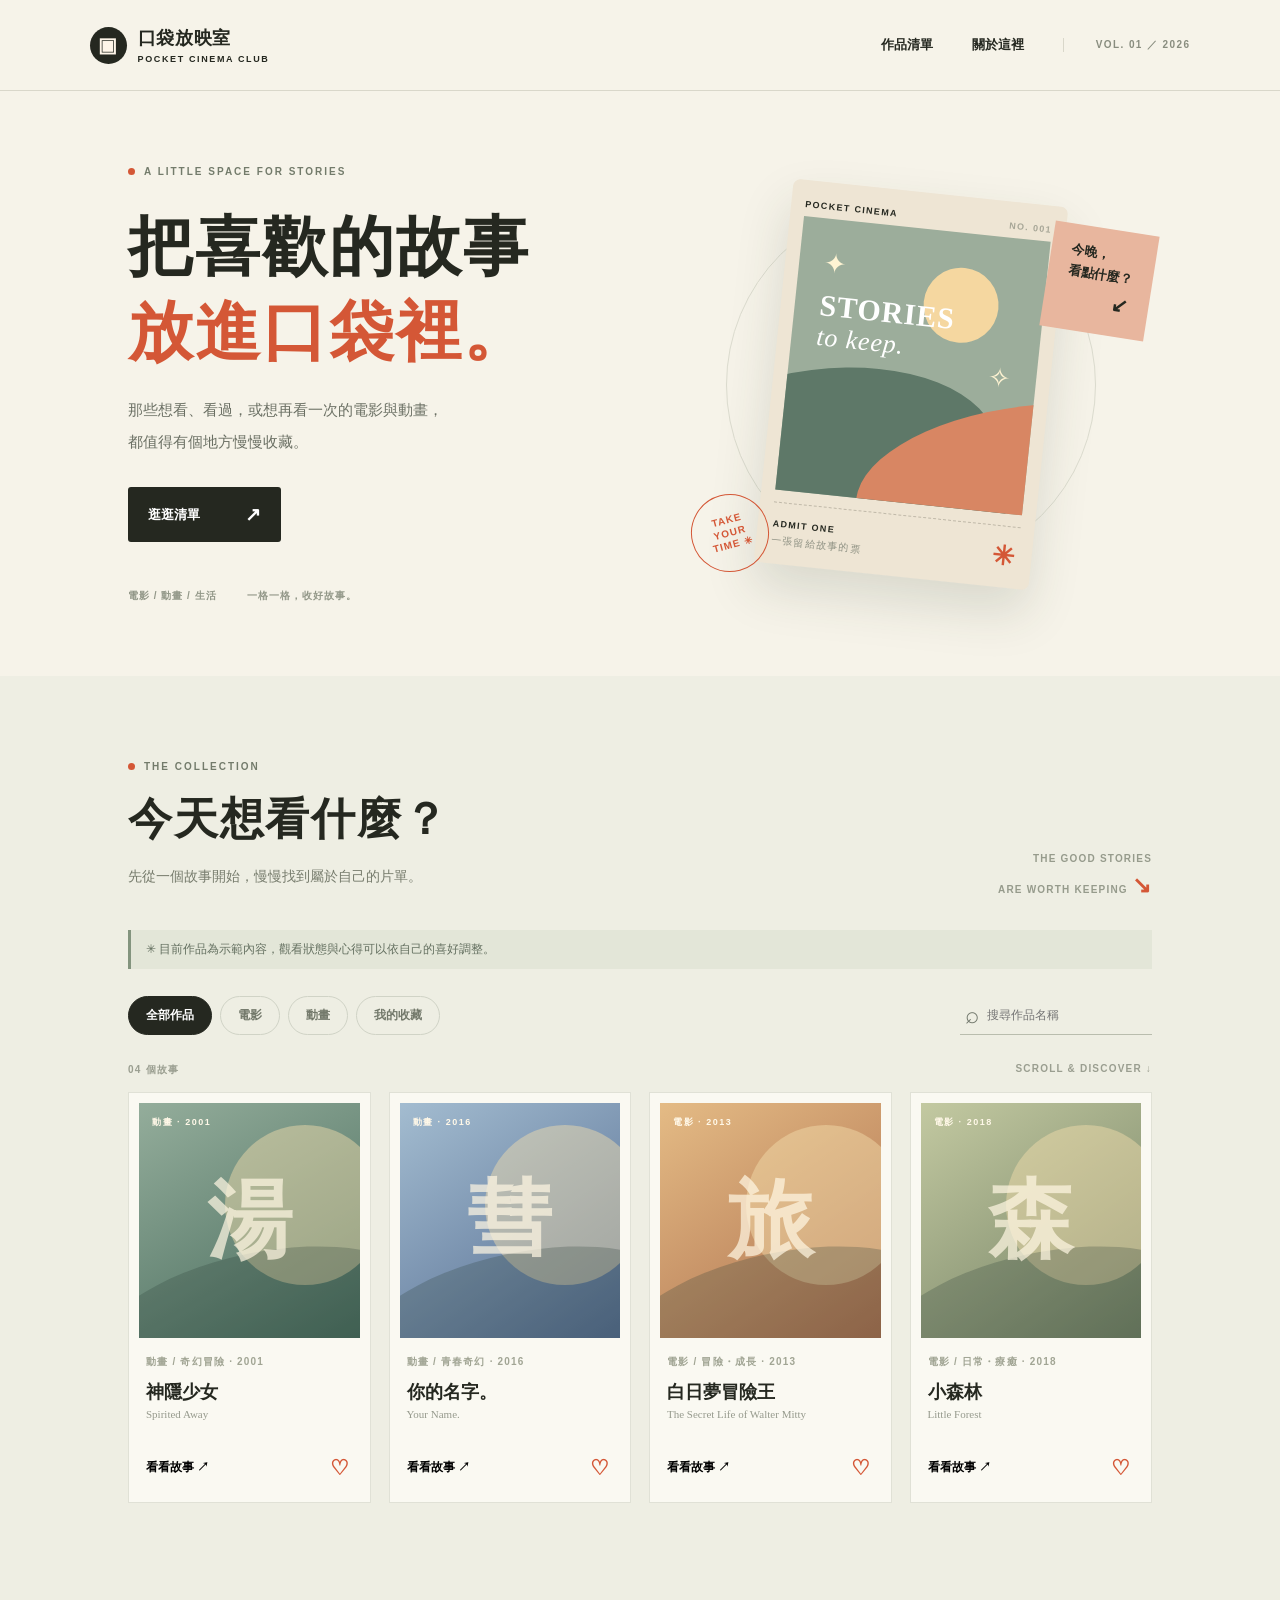
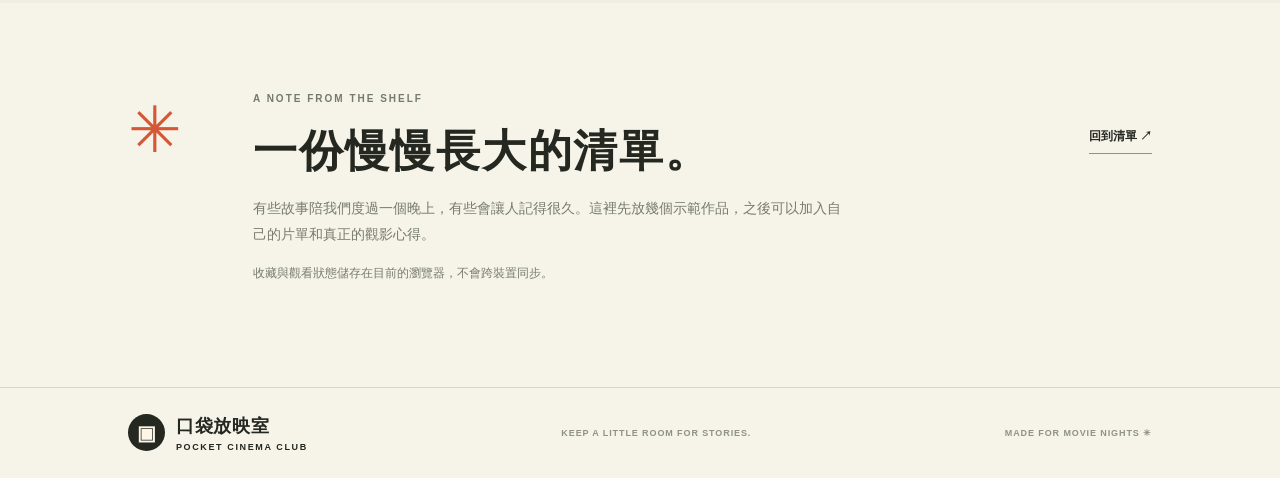
<file: index.html>
<!doctype html>
<html lang="zh-Hant"><head><meta charset="utf-8"><meta name="viewport" content="width=device-width, initial-scale=1"><meta name="description" content="一個收藏電影與動畫的口袋清單示範網站。"><title>口袋放映室｜電影與動畫清單</title><link rel="stylesheet" href="style.css"><script defer src="data.js"></script><script defer src="app.js"></script></head>
<body><header class="top"><a class="brand" href="#home" aria-label="口袋放映室首頁"><span class="mark">▣</span><span>口袋放映室<small>POCKET CINEMA CLUB</small></span></a><nav aria-label="主要導覽"><a href="#collection">作品清單</a><a href="#about">關於這裡</a><span class="issue">VOL. 01 ／ 2026</span></nav></header>
<main><section class="hero"><div class="hero-copy"><div class="eyebrow"><span class="dot"></span> A LITTLE SPACE FOR STORIES</div><h1>把喜歡的故事<br><em>放進口袋裡。</em></h1><p>那些想看、看過，或想再看一次的電影與動畫，<br class="desktop">都值得有個地方慢慢收藏。</p><a class="primary" href="#collection">逛逛清單 <span>↗</span></a><div class="hero-meta"><span>電影 / 動畫 / 生活</span><span>一格一格，收好故事。</span></div></div><div class="hero-art" aria-hidden="true"><div class="orbit"></div><div class="ticket"><div class="ticket-top">POCKET CINEMA <span>NO. 001</span></div><div class="ticket-art"><span class="sun"></span><span class="hill one"></span><span class="hill two"></span><span class="star s1">✦</span><span class="star s2">✧</span><div class="frame">STORIES<br><i>to keep.</i></div></div><div class="ticket-bottom"><div>ADMIT ONE<small>一張留給故事的票</small></div><b>✳</b></div></div><div class="float-note">今晚，<br>看點什麼？<span>↙</span></div><div class="stamp">TAKE<br>YOUR<br>TIME ✳</div></div></section>
<section class="collection" id="collection"><div class="section-top"><div><div class="eyebrow"><span class="dot"></span> THE COLLECTION</div><h2>今天想看什麼？</h2><p>先從一個故事開始，慢慢找到屬於自己的片單。</p></div><div class="section-side">THE GOOD STORIES<br>ARE WORTH KEEPING <span>↘</span></div></div><div class="demo-note">✳ 目前作品為示範內容，觀看狀態與心得可以依自己的喜好調整。</div><div class="toolbar"><div class="filters" role="group" aria-label="篩選作品"><button class="filter active" data-filter="全部" aria-pressed="true">全部作品</button><button class="filter" data-filter="電影" aria-pressed="false">電影</button><button class="filter" data-filter="動畫" aria-pressed="false">動畫</button><button class="filter" data-filter="收藏" aria-pressed="false">我的收藏</button></div><label class="search"><span aria-hidden="true">⌕</span><input id="search" type="search" placeholder="搜尋作品名稱" aria-label="搜尋作品名稱"></label></div><div class="list-meta"><span id="result-count"></span><span>SCROLL & DISCOVER ↓</span></div><div class="grid" id="grid"></div><p class="empty" id="empty" hidden>目前找不到符合的作品，換個關鍵字試試看。</p></section>
<section class="about" id="about"><div class="about-symbol">✳</div><div><div class="eyebrow">A NOTE FROM THE SHELF</div><h2>一份慢慢長大的清單。</h2><p>有些故事陪我們度過一個晚上，有些會讓人記得很久。這裡先放幾個示範作品，之後可以加入自己的片單和真正的觀影心得。</p><p class="privacy">收藏與觀看狀態儲存在目前的瀏覽器，不會跨裝置同步。</p></div><a href="#collection" class="back-link">回到清單 ↗</a></section></main><footer><div class="brand foot-brand"><span class="mark">▣</span><span>口袋放映室<small>POCKET CINEMA CLUB</small></span></div><span>KEEP A LITTLE ROOM FOR STORIES.</span><span>MADE FOR MOVIE NIGHTS ✳</span></footer>
<dialog id="detail"><button class="close" id="close-detail" aria-label="關閉作品詳細資料">✕</button><div id="detail-body"></div></dialog></body></html>
</file>
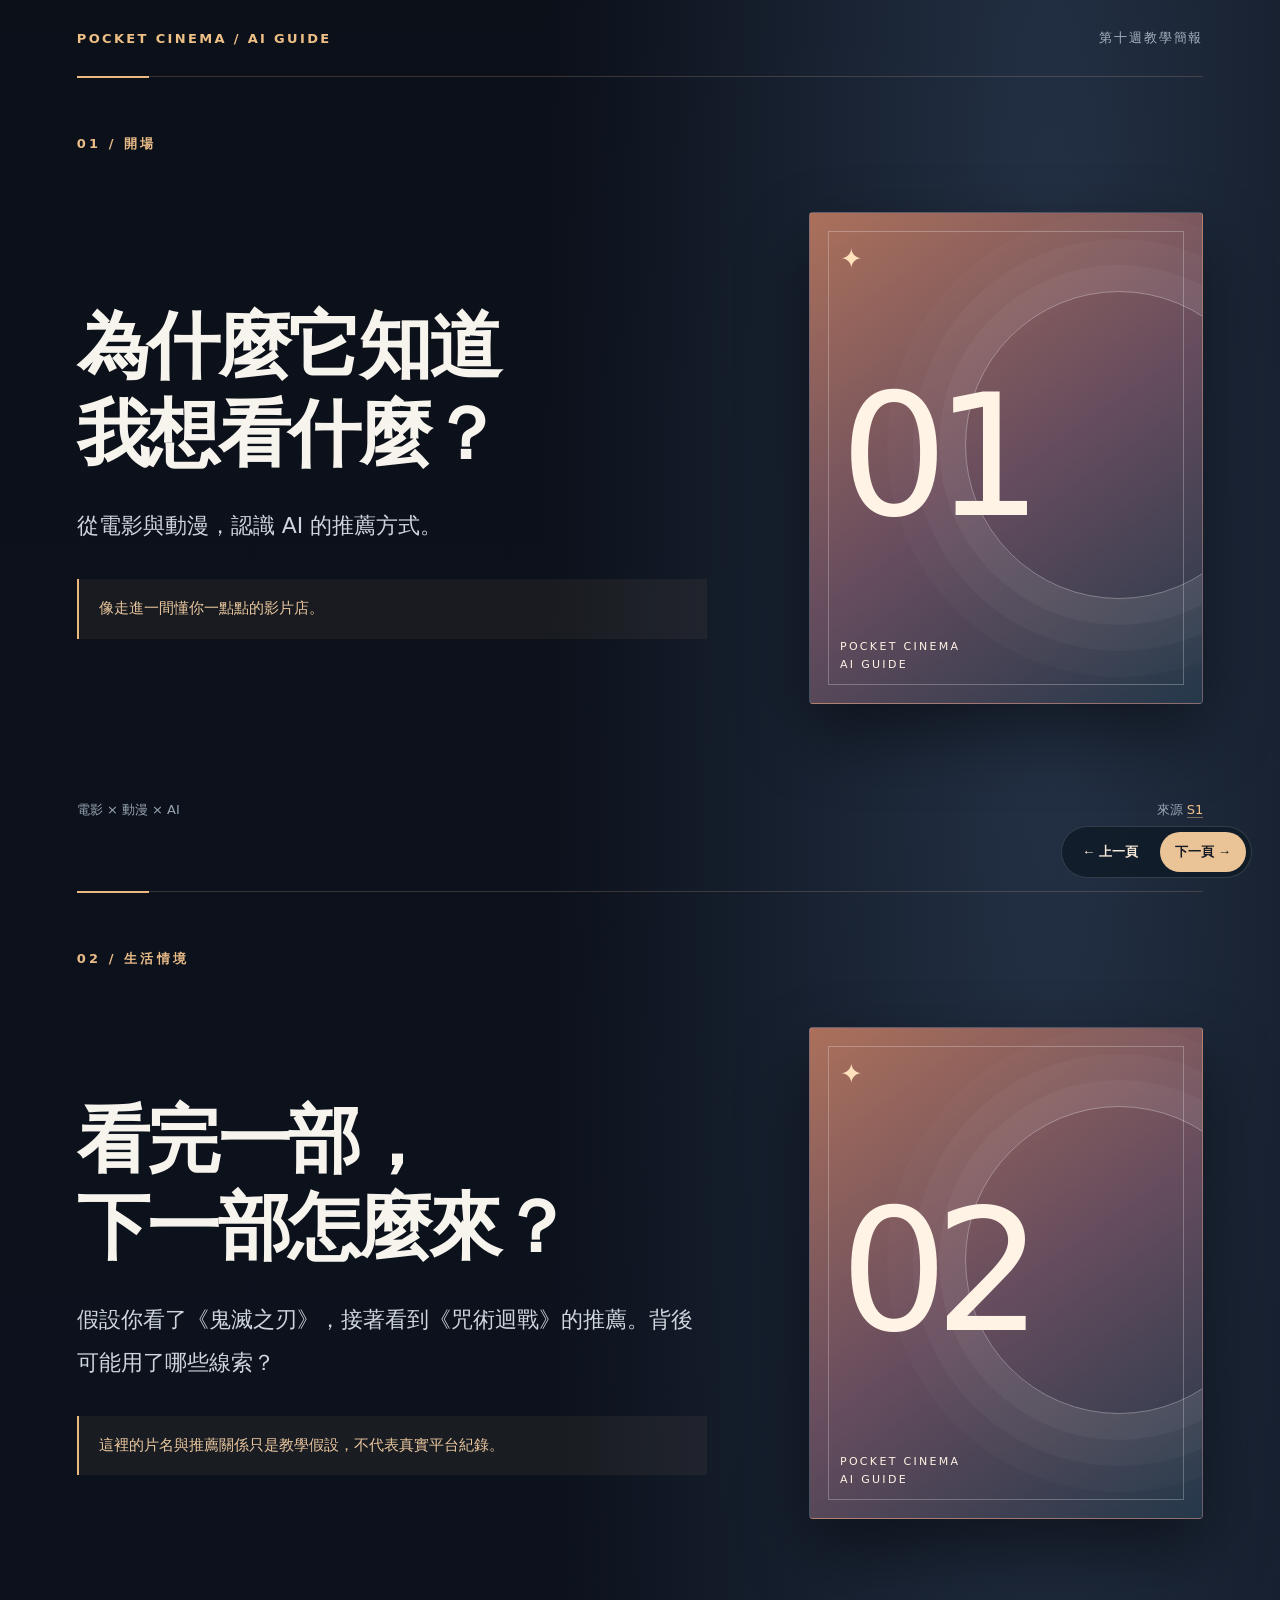
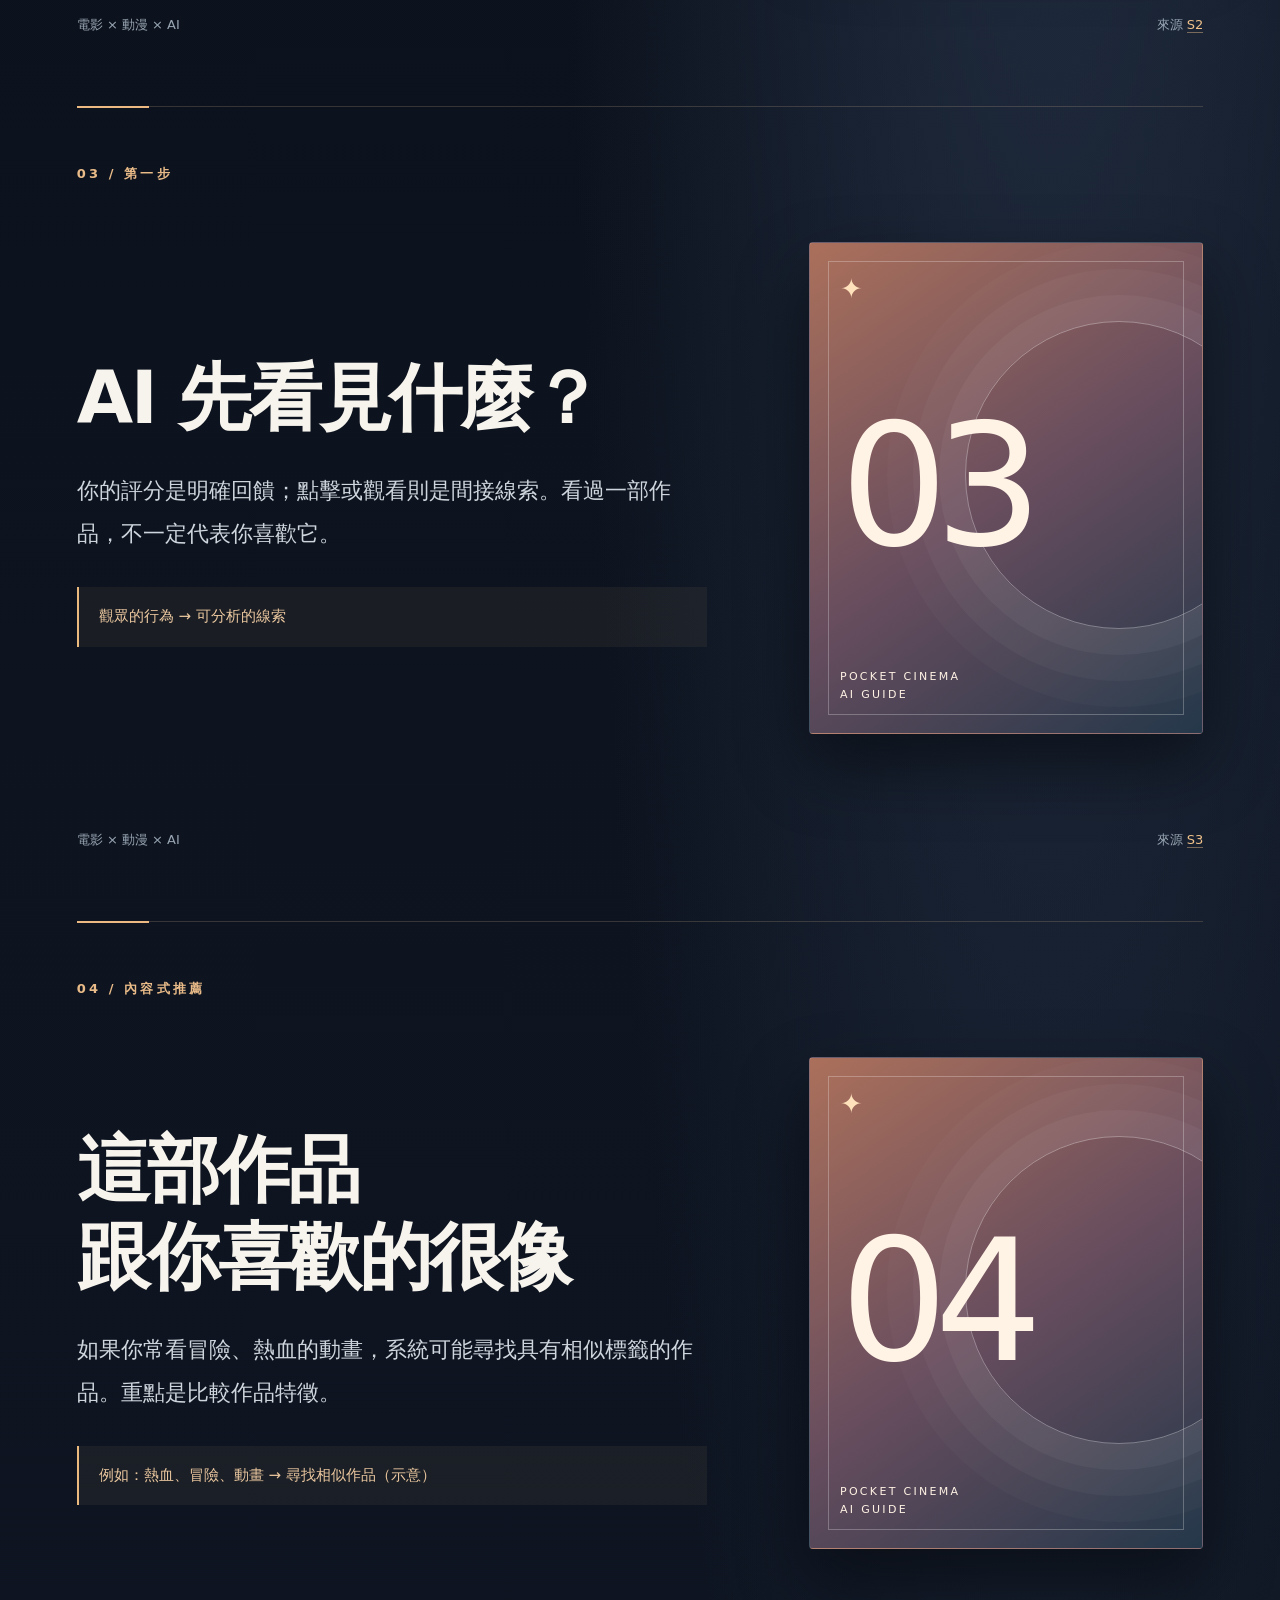
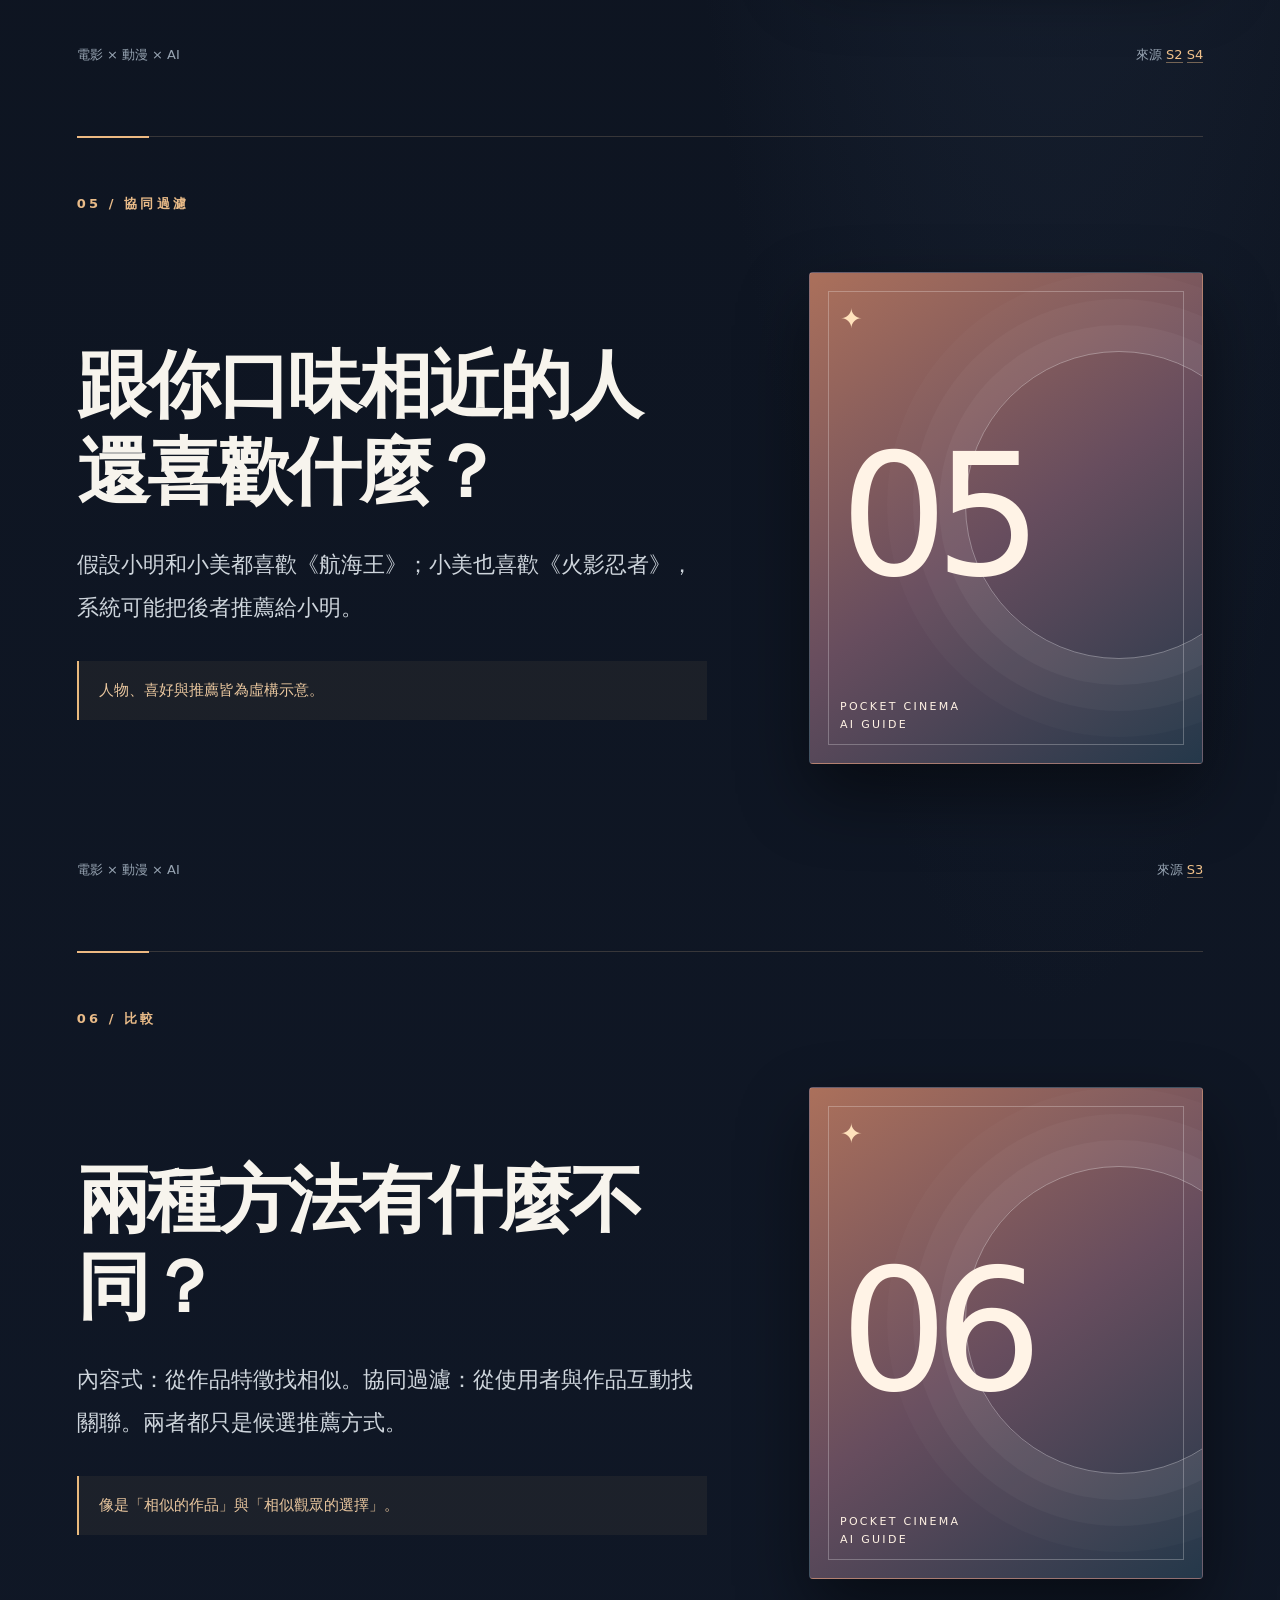
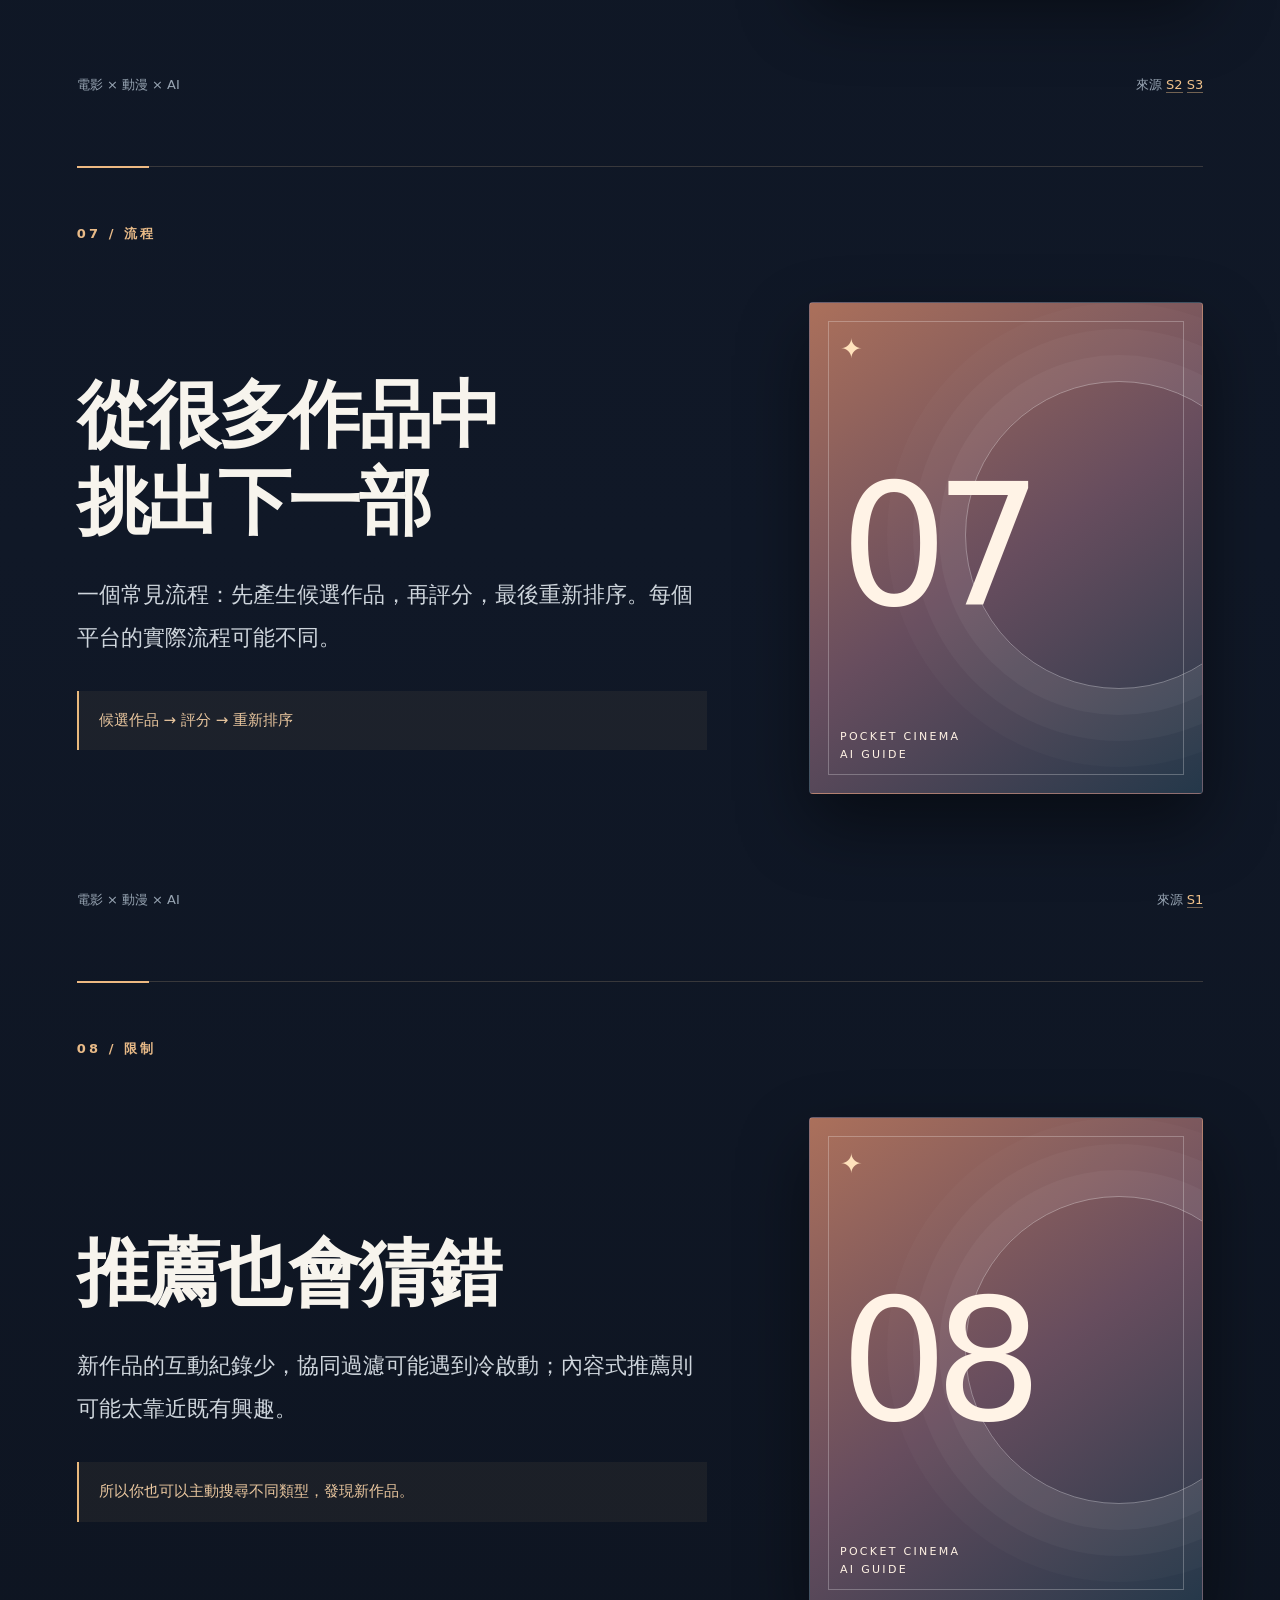
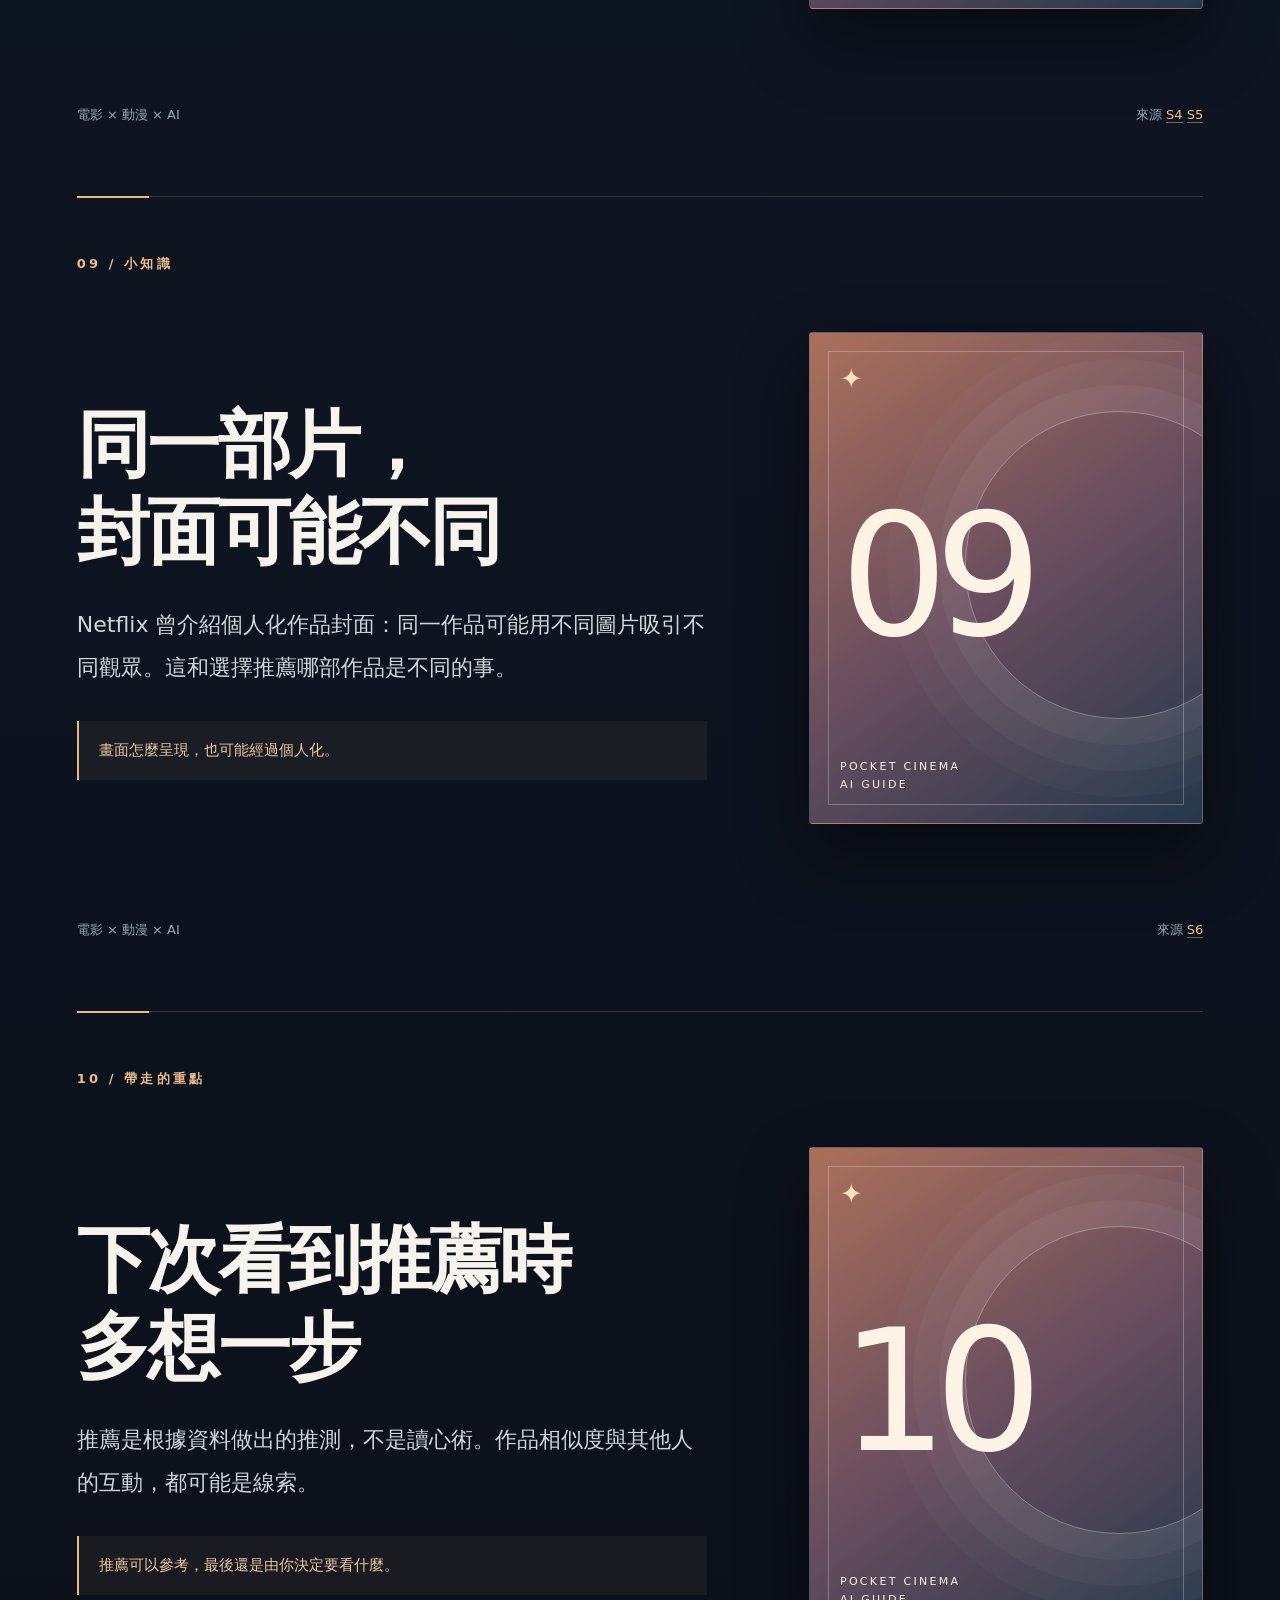
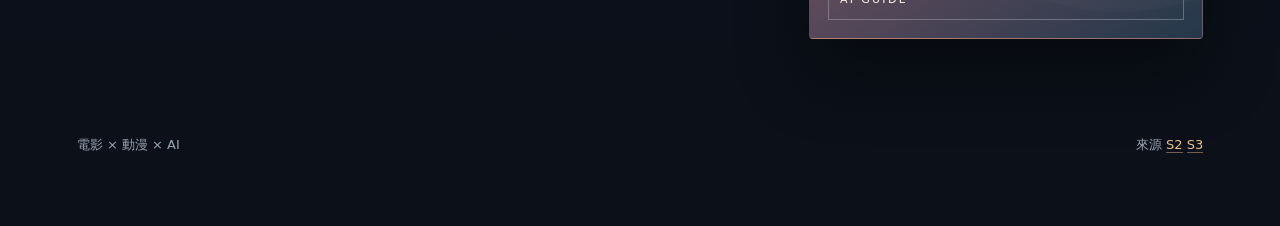
<file: week10/index.html>
<!doctype html><html lang="zh-Hant"><head><meta charset="utf-8"><meta name="viewport" content="width=device-width,initial-scale=1"><title>AI 怎麼推薦電影與動漫？</title><style>
:root{color-scheme:dark; font-family:system-ui,-apple-system,"Microsoft JhengHei",sans-serif;background:#10101a;color:#f9f4ef}*{box-sizing:border-box}body{margin:0}header{display:flex;justify-content:space-between;align-items:center;padding:20px 6vw;color:#c7c2d3;font-size:13px;letter-spacing:.12em}header strong{color:#ffcc8a}main{max-width:1200px;margin:auto;padding:0 24px}.slide{min-height:calc(100vh - 100px);display:flex;flex-direction:column;justify-content:center;border-top:1px solid #ffffff25;padding:46px 0}.eyebrow{font-size:13px;letter-spacing:.2em;color:#ffbf7e}.grid{display:grid;grid-template-columns:1.4fr .7fr;gap:7vw;align-items:center;flex:1}h1{font-size:clamp(38px,6.5vw,78px);line-height:1.15;letter-spacing:-.04em;margin:18px 0 24px}.body{font-size:clamp(18px,2vw,23px);line-height:1.8;color:#d7d2dc;max-width:680px}.note{border-left:3px solid #ffb578;padding:13px 18px;color:#ffcfa1;margin-top:28px;font-size:16px;line-height:1.7}.art{aspect-ratio:3/4;border-radius:22px;background:linear-gradient(155deg,#e58273,#6d497b 60%,#29273f);padding:28px;display:flex;flex-direction:column;justify-content:space-between;box-shadow:0 22px 70px #0006}.art span{font-size:38px}.art b{font-size:clamp(90px,15vw,180px);font-weight:200;line-height:1}.art small{line-height:1.6;letter-spacing:.18em}footer{display:flex;justify-content:space-between;gap:20px;color:#a8a2b4;font-size:13px;padding-top:35px}a{color:#ffd4a0}nav{position:fixed;bottom:18px;right:20px;display:flex;gap:7px}nav button{background:#fff;color:#181624;border:0;padding:10px 15px;border-radius:30px;cursor:pointer;font-weight:700}@media(max-width:700px){.grid{grid-template-columns:1fr}.art{display:none}.slide{min-height:85vh}header{font-size:11px}.body{font-size:18px}footer{padding-bottom:32px}}@media print{nav{display:none}.slide{break-after:page;min-height:90vh}}

/* cinema-polish-v1 */
:root{background:#0b1019;color:#f7f4ed;scroll-behavior:smooth}
body{background:radial-gradient(ellipse at 82% 6%,#243146 0,transparent 34%),linear-gradient(180deg,#0b1019,#101827 65%,#0b1019);font-family:"Microsoft JhengHei",system-ui,sans-serif}
header{position:relative;max-width:1440px;margin:auto;padding:29px 6vw;color:#a5b0be;letter-spacing:.14em}
header strong{color:#eebf86;letter-spacing:.18em}
main{max-width:1280px;padding:0 6vw}
.slide{min-height:calc(100svh - 85px);border-color:#e7c39930;padding:58px 0 72px;position:relative}
.slide:before{content:"";position:absolute;top:-1px;left:0;width:72px;height:2px;background:#edb982}
.eyebrow{font-size:13px;font-weight:700;letter-spacing:.24em;color:#e9bb88}
.grid{grid-template-columns:minmax(0,1.23fr) minmax(220px,.77fr);gap:clamp(42px,8vw,110px)}
h1{font-size:clamp(39px,5.7vw,75px);line-height:1.2;letter-spacing:-.035em;margin:25px 0 28px;font-weight:750}
.body{font-size:clamp(18px,1.8vw,22px);line-height:1.95;color:#ced5dc;max-width:660px}
.note{border-left:2px solid #e9b97d;background:#d9a76b10;padding:16px 20px;color:#eac79f;margin-top:31px;font-size:15px;line-height:1.85}
.art{position:relative;overflow:hidden;aspect-ratio:4/5;min-height:300px;border-radius:4px;background:linear-gradient(145deg,#ab705b,#674d5e 52%,#24384a);padding:30px;box-shadow:0 30px 70px #0007;border:1px solid #ffffff20}
.art:before{content:"";position:absolute;inset:18px;border:1px solid #ffffff42;pointer-events:none}
.art:after{content:"";position:absolute;width:78%;aspect-ratio:1;border-radius:50%;right:-18%;top:16%;border:1px solid #fff5;box-shadow:0 0 0 26px #ffffff0a,0 0 0 52px #ffffff08,0 0 0 78px #ffffff05}
.art span,.art b,.art small{position:relative;z-index:1}.art span{font-size:27px;color:#ffe2bc}.art b{font-size:clamp(110px,14vw,170px);font-weight:200;letter-spacing:-.08em;color:#fff3e6}.art small{font-size:11px;color:#fff2e4;letter-spacing:.21em}
footer{color:#98a5b3;font-size:13px;padding-top:38px}footer a{color:#f1c28b;text-decoration:none;border-bottom:1px solid #f1c28b70}footer a:hover{color:white}nav{z-index:5;bottom:22px;right:28px;background:#111c29e8;border:1px solid #ffffff25;padding:5px;border-radius:32px;backdrop-filter:blur(14px)}nav button{background:transparent;color:#f5e8d8;border-radius:28px;padding:11px 15px}nav button:last-child{background:#eac497;color:#151a22}nav button:hover{filter:brightness(1.17)}nav button:focus-visible,a:focus-visible{outline:3px solid #fff;outline-offset:3px}
@media(max-width:700px){header{padding:23px 6vw;gap:20px}main{padding:0 6vw}.slide{min-height:85svh;padding:46px 0 82px}.grid{display:block}.art{display:none}h1{font-size:clamp(38px,10vw,56px);margin:24px 0}.body{font-size:18px;line-height:1.9}.note{font-size:15px}footer{padding-top:32px;padding-bottom:10px}nav{bottom:12px;right:12px}}
@media print{body{background:#101827}nav{display:none}}

</style></head><body><header><strong>POCKET CINEMA / AI GUIDE</strong><span>第十週教學簡報</span></header><main><section class="slide" id="s1"><div class="eyebrow">01 / 開場</div><div class="grid"><div><h1>為什麼它知道<br>我想看什麼？</h1><p class="body">從電影與動漫，認識 AI 的推薦方式。</p><div class="note">像走進一間懂你一點點的影片店。</div></div><div class="art"><span>✦</span><b>01</b><small>POCKET CINEMA<br>AI GUIDE</small></div></div><footer><span>電影 × 動漫 × AI</span><span>來源 <a href="https://developers.google.com/machine-learning/recommendation/overview/types" target="_blank" rel="noopener">S1</a></span></footer></section><section class="slide" id="s2"><div class="eyebrow">02 / 生活情境</div><div class="grid"><div><h1>看完一部，<br>下一部怎麼來？</h1><p class="body">假設你看了《鬼滅之刃》，接著看到《咒術迴戰》的推薦。背後可能用了哪些線索？</p><div class="note">這裡的片名與推薦關係只是教學假設，不代表真實平台紀錄。</div></div><div class="art"><span>✦</span><b>02</b><small>POCKET CINEMA<br>AI GUIDE</small></div></div><footer><span>電影 × 動漫 × AI</span><span>來源 <a href="https://developers.google.com/machine-learning/recommendation/overview/candidate-generation" target="_blank" rel="noopener">S2</a></span></footer></section><section class="slide" id="s3"><div class="eyebrow">03 / 第一步</div><div class="grid"><div><h1>AI 先看見什麼？</h1><p class="body">你的評分是明確回饋；點擊或觀看則是間接線索。看過一部作品，不一定代表你喜歡它。</p><div class="note">觀眾的行為 → 可分析的線索</div></div><div class="art"><span>✦</span><b>03</b><small>POCKET CINEMA<br>AI GUIDE</small></div></div><footer><span>電影 × 動漫 × AI</span><span>來源 <a href="https://developers.google.com/machine-learning/recommendation/collaborative/basics" target="_blank" rel="noopener">S3</a></span></footer></section><section class="slide" id="s4"><div class="eyebrow">04 / 內容式推薦</div><div class="grid"><div><h1>這部作品<br>跟你喜歡的很像</h1><p class="body">如果你常看冒險、熱血的動畫，系統可能尋找具有相似標籤的作品。重點是比較作品特徵。</p><div class="note">例如：熱血、冒險、動畫 → 尋找相似作品（示意）</div></div><div class="art"><span>✦</span><b>04</b><small>POCKET CINEMA<br>AI GUIDE</small></div></div><footer><span>電影 × 動漫 × AI</span><span>來源 <a href="https://developers.google.com/machine-learning/recommendation/overview/candidate-generation" target="_blank" rel="noopener">S2</a> <a href="https://developers.google.com/machine-learning/recommendation/content-based/summary" target="_blank" rel="noopener">S4</a></span></footer></section><section class="slide" id="s5"><div class="eyebrow">05 / 協同過濾</div><div class="grid"><div><h1>跟你口味相近的人<br>還喜歡什麼？</h1><p class="body">假設小明和小美都喜歡《航海王》；小美也喜歡《火影忍者》，系統可能把後者推薦給小明。</p><div class="note">人物、喜好與推薦皆為虛構示意。</div></div><div class="art"><span>✦</span><b>05</b><small>POCKET CINEMA<br>AI GUIDE</small></div></div><footer><span>電影 × 動漫 × AI</span><span>來源 <a href="https://developers.google.com/machine-learning/recommendation/collaborative/basics" target="_blank" rel="noopener">S3</a></span></footer></section><section class="slide" id="s6"><div class="eyebrow">06 / 比較</div><div class="grid"><div><h1>兩種方法有什麼不同？</h1><p class="body">內容式：從作品特徵找相似。協同過濾：從使用者與作品互動找關聯。兩者都只是候選推薦方式。</p><div class="note">像是「相似的作品」與「相似觀眾的選擇」。</div></div><div class="art"><span>✦</span><b>06</b><small>POCKET CINEMA<br>AI GUIDE</small></div></div><footer><span>電影 × 動漫 × AI</span><span>來源 <a href="https://developers.google.com/machine-learning/recommendation/overview/candidate-generation" target="_blank" rel="noopener">S2</a> <a href="https://developers.google.com/machine-learning/recommendation/collaborative/basics" target="_blank" rel="noopener">S3</a></span></footer></section><section class="slide" id="s7"><div class="eyebrow">07 / 流程</div><div class="grid"><div><h1>從很多作品中<br>挑出下一部</h1><p class="body">一個常見流程：先產生候選作品，再評分，最後重新排序。每個平台的實際流程可能不同。</p><div class="note">候選作品 → 評分 → 重新排序</div></div><div class="art"><span>✦</span><b>07</b><small>POCKET CINEMA<br>AI GUIDE</small></div></div><footer><span>電影 × 動漫 × AI</span><span>來源 <a href="https://developers.google.com/machine-learning/recommendation/overview/types" target="_blank" rel="noopener">S1</a></span></footer></section><section class="slide" id="s8"><div class="eyebrow">08 / 限制</div><div class="grid"><div><h1>推薦也會猜錯</h1><p class="body">新作品的互動紀錄少，協同過濾可能遇到冷啟動；內容式推薦則可能太靠近既有興趣。</p><div class="note">所以你也可以主動搜尋不同類型，發現新作品。</div></div><div class="art"><span>✦</span><b>08</b><small>POCKET CINEMA<br>AI GUIDE</small></div></div><footer><span>電影 × 動漫 × AI</span><span>來源 <a href="https://developers.google.com/machine-learning/recommendation/content-based/summary" target="_blank" rel="noopener">S4</a> <a href="https://developers.google.com/machine-learning/recommendation/collaborative/summary" target="_blank" rel="noopener">S5</a></span></footer></section><section class="slide" id="s9"><div class="eyebrow">09 / 小知識</div><div class="grid"><div><h1>同一部片，<br>封面可能不同</h1><p class="body">Netflix 曾介紹個人化作品封面：同一作品可能用不同圖片吸引不同觀眾。這和選擇推薦哪部作品是不同的事。</p><div class="note">畫面怎麼呈現，也可能經過個人化。</div></div><div class="art"><span>✦</span><b>09</b><small>POCKET CINEMA<br>AI GUIDE</small></div></div><footer><span>電影 × 動漫 × AI</span><span>來源 <a href="https://netflixtechblog.com/artwork-personalization-c589f074ad76" target="_blank" rel="noopener">S6</a></span></footer></section><section class="slide" id="s10"><div class="eyebrow">10 / 帶走的重點</div><div class="grid"><div><h1>下次看到推薦時<br>多想一步</h1><p class="body">推薦是根據資料做出的推測，不是讀心術。作品相似度與其他人的互動，都可能是線索。</p><div class="note">推薦可以參考，最後還是由你決定要看什麼。</div></div><div class="art"><span>✦</span><b>10</b><small>POCKET CINEMA<br>AI GUIDE</small></div></div><footer><span>電影 × 動漫 × AI</span><span>來源 <a href="https://developers.google.com/machine-learning/recommendation/overview/candidate-generation" target="_blank" rel="noopener">S2</a> <a href="https://developers.google.com/machine-learning/recommendation/collaborative/basics" target="_blank" rel="noopener">S3</a></span></footer></section></main><nav><button id="prev" aria-label="上一頁">← 上一頁</button><button id="next" aria-label="下一頁">下一頁 →</button></nav><script>const slides=[...document.querySelectorAll('.slide')];let idx=0;function go(d){idx=Math.max(0,Math.min(slides.length-1,idx+d));slides[idx].scrollIntoView({behavior:'smooth'});}document.getElementById('prev').onclick=()=>go(-1);document.getElementById('next').onclick=()=>go(1);document.addEventListener('keydown',e=>{if(e.key==='ArrowRight')go(1);if(e.key==='ArrowLeft')go(-1)});const obs=new IntersectionObserver(entries=>{for(const e of entries)if(e.isIntersecting)idx=slides.indexOf(e.target)},{threshold:.5});slides.forEach(s=>obs.observe(s));</script></body></html>
</file>
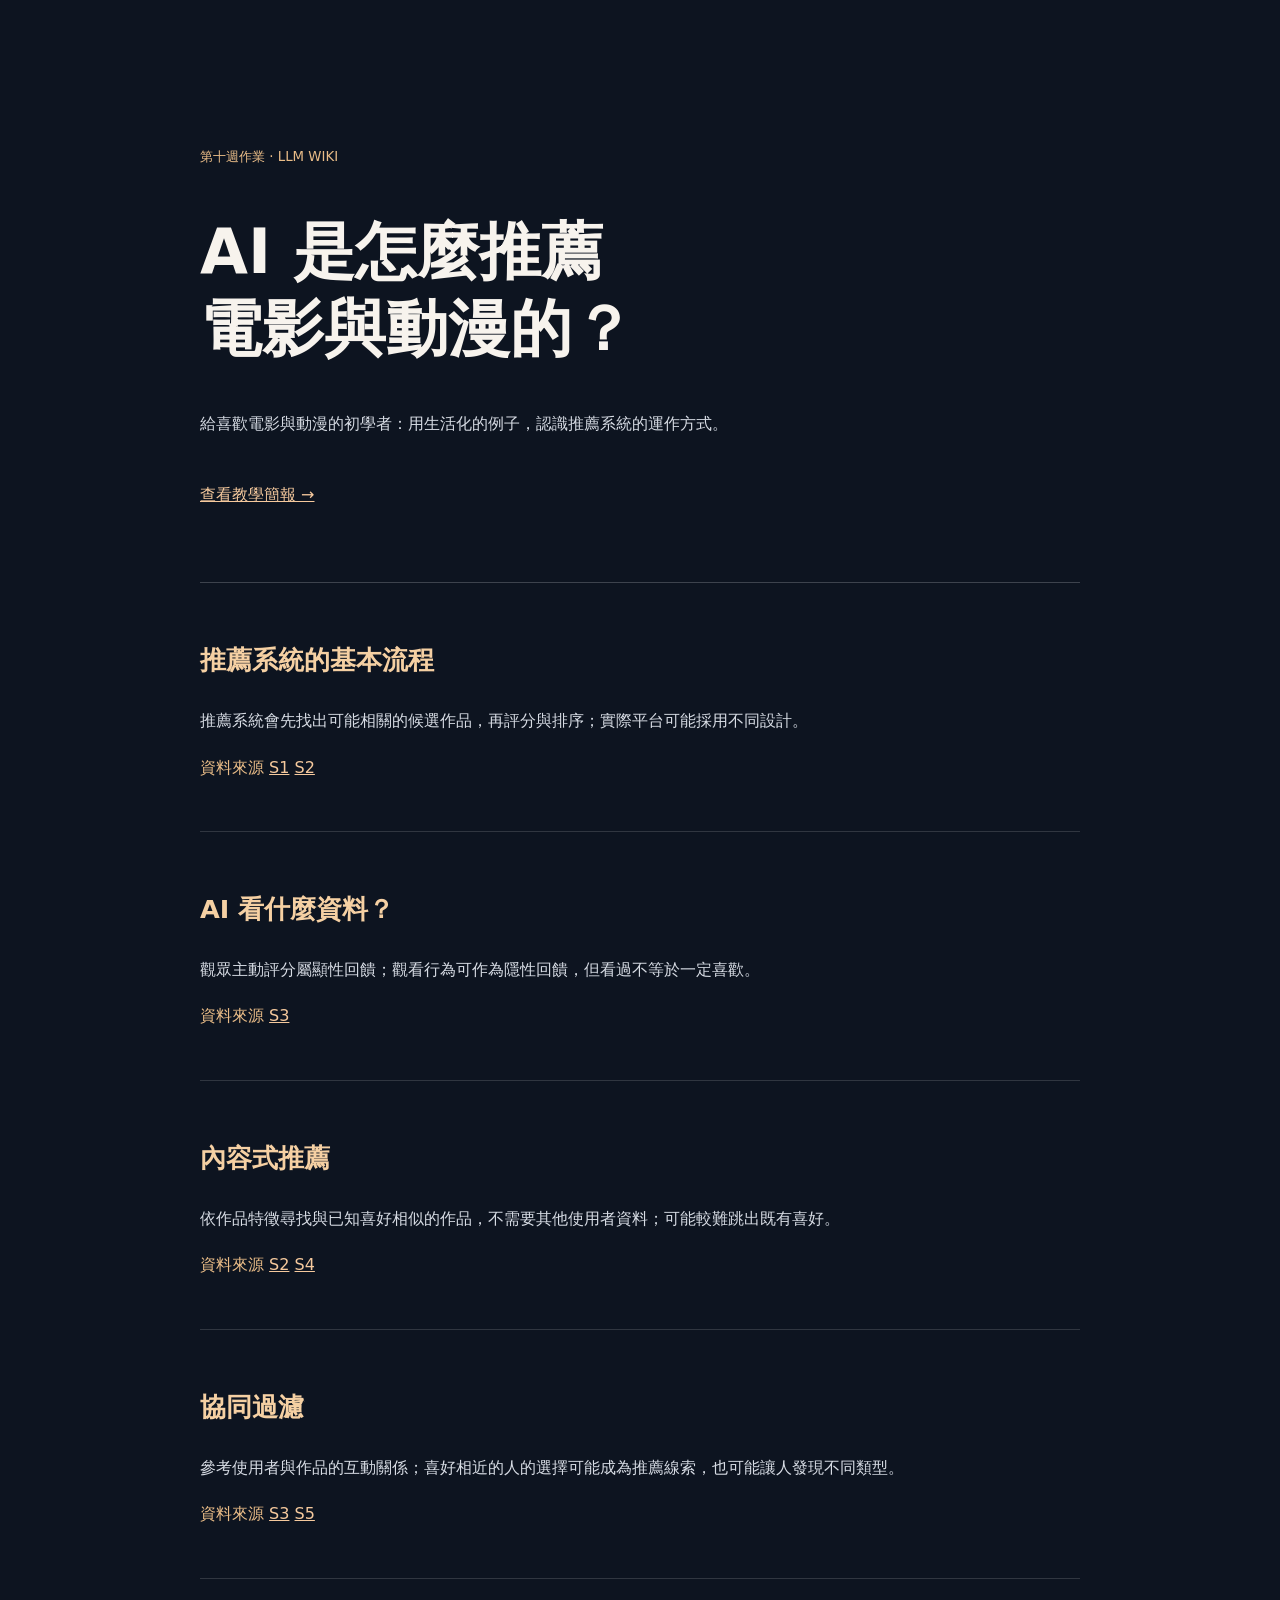
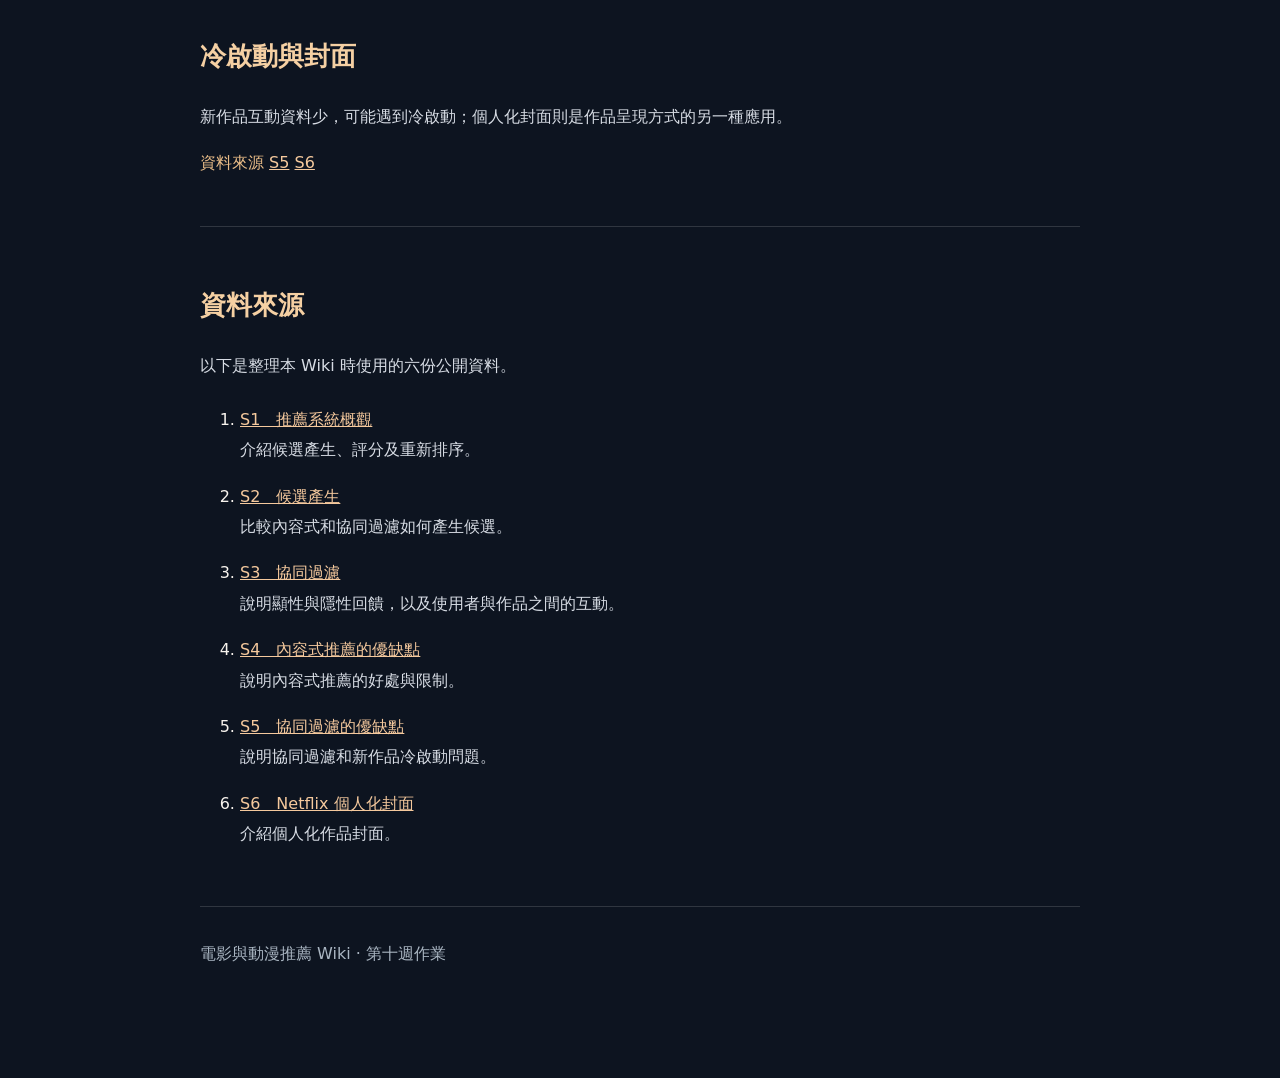
<file: week10/wiki.html>
<!doctype html><html lang="zh-Hant"><head><meta charset="utf-8"><meta name="viewport" content="width=device-width, initial-scale=1"><title>電影與動漫推薦 Wiki</title><style>body{margin:0;background:#0d1420;color:#f7f3ed;font-family:system-ui,"Microsoft JhengHei",sans-serif;line-height:1.9}main{max-width:880px;margin:auto;padding:6vw}header{padding:4rem 0 3rem;border-bottom:1px solid #ffffff33}small,.ref{color:#e9bc87}h1{font-size:clamp(36px,6vw,62px);line-height:1.25}h2{font-size:1.6rem;color:#f5d0a3}p{color:#d7dce4}section{padding:2rem 0;border-bottom:1px solid #ffffff25}a{color:#f5c99d}li{padding:.5rem 0}li p{margin:0}nav{padding:1.5rem 0}footer{padding:2rem 0;color:#aab6c2}</style></head><body><main><header><small>第十週作業 · LLM WIKI</small><h1>AI 是怎麼推薦<br>電影與動漫的？</h1><p>給喜歡電影與動漫的初學者：用生活化的例子，認識推薦系統的運作方式。</p><nav><a href="index.html">查看教學簡報 →</a></nav></header><section><h2>推薦系統的基本流程</h2><p>推薦系統會先找出可能相關的候選作品，再評分與排序；實際平台可能採用不同設計。</p><p class="ref">資料來源 <a href="#S1">S1</a> <a href="#S2">S2</a></p></section><section><h2>AI 看什麼資料？</h2><p>觀眾主動評分屬顯性回饋；觀看行為可作為隱性回饋，但看過不等於一定喜歡。</p><p class="ref">資料來源 <a href="#S3">S3</a></p></section><section><h2>內容式推薦</h2><p>依作品特徵尋找與已知喜好相似的作品，不需要其他使用者資料；可能較難跳出既有喜好。</p><p class="ref">資料來源 <a href="#S2">S2</a> <a href="#S4">S4</a></p></section><section><h2>協同過濾</h2><p>參考使用者與作品的互動關係；喜好相近的人的選擇可能成為推薦線索，也可能讓人發現不同類型。</p><p class="ref">資料來源 <a href="#S3">S3</a> <a href="#S5">S5</a></p></section><section><h2>冷啟動與封面</h2><p>新作品互動資料少，可能遇到冷啟動；個人化封面則是作品呈現方式的另一種應用。</p><p class="ref">資料來源 <a href="#S5">S5</a> <a href="#S6">S6</a></p></section><section><h2>資料來源</h2><p>以下是整理本 Wiki 時使用的六份公開資料。</p><ol><li id="S1"><a href="https://developers.google.com/machine-learning/recommendation/overview/types">S1　推薦系統概觀</a><p>介紹候選產生、評分及重新排序。</p></li><li id="S2"><a href="https://developers.google.com/machine-learning/recommendation/overview/candidate-generation">S2　候選產生</a><p>比較內容式和協同過濾如何產生候選。</p></li><li id="S3"><a href="https://developers.google.com/machine-learning/recommendation/collaborative/basics">S3　協同過濾</a><p>說明顯性與隱性回饋，以及使用者與作品之間的互動。</p></li><li id="S4"><a href="https://developers.google.com/machine-learning/recommendation/content-based/summary">S4　內容式推薦的優缺點</a><p>說明內容式推薦的好處與限制。</p></li><li id="S5"><a href="https://developers.google.com/machine-learning/recommendation/collaborative/summary">S5　協同過濾的優缺點</a><p>說明協同過濾和新作品冷啟動問題。</p></li><li id="S6"><a href="https://netflixtechblog.com/artwork-personalization-c589f074ad76">S6　Netflix 個人化封面</a><p>介紹個人化作品封面。</p></li></ol></section><footer>電影與動漫推薦 Wiki · 第十週作業</footer></main></body></html>
</file>
<file: style.css>
:root{--ink:#252820;--paper:#f6f3e9;--orange:#d45736;--line:#d9d7ca;--green:#718877}*{box-sizing:border-box}html{scroll-behavior:smooth}body{margin:0;background:var(--paper);color:var(--ink);font-family:"Microsoft JhengHei",sans-serif}a{color:inherit;text-decoration:none}button,input{font:inherit}button{cursor:pointer}button:focus-visible,a:focus-visible,input:focus-visible{outline:3px solid #d45736;outline-offset:4px}.top{height:91px;border-bottom:1px solid var(--line);display:flex;align-items:center;justify-content:space-between;padding:0 7%;max-width:1600px;margin:auto}.brand{display:flex;gap:11px;align-items:center;font-size:18px;font-weight:800;letter-spacing:.04em}.brand small{display:block;font:700 9px Arial;letter-spacing:.18em;margin-top:4px}.mark{background:var(--ink);color:#fff6e9;width:37px;height:37px;display:grid;place-items:center;border-radius:50%;font-size:20px}.top nav{display:flex;align-items:center;gap:39px;font-size:13px;font-weight:bold}.issue{font:700 10px Arial;letter-spacing:.14em;color:#898d7f;border-left:1px solid var(--line);padding-left:32px}.hero{max-width:1600px;min-height:585px;margin:auto;padding:74px 10% 72px;display:grid;grid-template-columns:1fr 1fr;align-items:center;gap:6%}.eyebrow{font:700 10px Arial;letter-spacing:.2em;color:#737b6b;display:flex;align-items:center;gap:9px}.dot{width:7px;height:7px;border-radius:50%;background:var(--orange)}h1{font-size:clamp(43px,5.1vw,76px);line-height:1.3;letter-spacing:.03em;margin:28px 0 20px;font-family:Georgia,"Microsoft JhengHei",serif}h1 em{font-style:normal;color:var(--orange)}.hero-copy p{color:#6b7064;font-size:15px;line-height:2.1;margin-bottom:30px}.primary{display:inline-flex;align-items:center;gap:45px;background:var(--ink);color:#fff;padding:16px 20px;border-radius:3px;font-size:13px;font-weight:bold}.primary span{font-size:19px}.hero-meta{display:flex;gap:30px;color:#929788;font-size:10px;font-weight:bold;letter-spacing:.1em;margin-top:47px}.hero-art{height:427px;position:relative;display:grid;place-items:center}.orbit{position:absolute;width:370px;height:370px;border:1px solid #dcdccf;border-radius:50%}.ticket{position:relative;width:276px;padding:12px 14px;background:#eee5d4;box-shadow:0 24px 50px #303b2b25;transform:rotate(6deg);border-radius:7px}.ticket-top,.ticket-bottom{display:flex;justify-content:space-between;align-items:center;font:700 9px Arial;letter-spacing:.15em}.ticket-top{height:24px}.ticket-top span{color:#a7a697}.ticket-art{height:275px;position:relative;overflow:hidden;background:#9cad9b}.sun{position:absolute;top:35px;right:45px;width:75px;height:75px;background:#f5d7a0;border-radius:50%}.hill{position:absolute;border-radius:50% 50% 0 0;transform:rotate(-13deg)}.hill.one{width:350px;height:190px;left:-130px;bottom:-65px;background:#5e7868}.hill.two{width:350px;height:160px;right:-180px;bottom:-50px;background:#d88663}.frame{position:absolute;top:72px;left:25px;color:white;font:700 30px/1 Georgia;letter-spacing:.03em}.frame i{font-weight:400;font-size:26px}.star{position:absolute;color:#fff4d3;font-size:27px}.s1{top:29px;left:25px}.s2{top:125px;right:25px}.ticket-bottom{border-top:1px dashed #c0b9a9;margin-top:12px;padding:14px 1px 3px}.ticket-bottom small{display:block;color:#8e9183;font:10px "Microsoft JhengHei";margin-top:5px}.ticket-bottom b{font-size:27px;color:var(--orange)}.float-note{position:absolute;top:57px;right:0;background:#e8b69e;padding:16px 20px;transform:rotate(9deg);font-size:13px;font-weight:bold;line-height:1.6}.float-note span{display:block;text-align:right;font-size:20px}.stamp{position:absolute;bottom:26px;left:20px;width:78px;height:78px;border:1px solid var(--orange);color:var(--orange);border-radius:50%;display:grid;place-content:center;text-align:center;font:700 10px/1.25 Arial;letter-spacing:.1em;transform:rotate(-15deg)}.collection{background:#eeeee3;padding:85px 10% 100px}.section-top{display:flex;justify-content:space-between;align-items:end;max-width:1300px;margin:auto}h2{font:700 clamp(30px,3.5vw,44px) Georgia,"Microsoft JhengHei",serif;letter-spacing:.04em;margin:18px 0 12px}.section-top p,.about p{color:#777c6d;font-size:14px;line-height:1.9}.section-side{text-align:right;color:#969b8c;font:700 10px/1.6 Arial;letter-spacing:.12em}.section-side span{color:var(--orange);font-size:23px}.demo-note{max-width:1300px;margin:26px auto 0;background:#e3e6d8;border-left:3px solid #83947e;padding:11px 15px;color:#647060;font-size:12px}.toolbar{max-width:1300px;margin:27px auto 0;display:flex;justify-content:space-between;gap:20px}.filters{display:flex;flex-wrap:wrap;gap:8px}.filter{border:1px solid #d0d3c6;background:transparent;color:#73796b;padding:10px 17px;border-radius:30px;font-size:12px;font-weight:bold}.filter.active{background:var(--ink);color:#fff;border-color:var(--ink)}.search{display:flex;align-items:center;gap:8px;border-bottom:1px solid #b9bdae;padding:0 5px;color:#72786d}.search span{font-size:24px}.search input{width:160px;background:transparent;border:0;outline:0;padding:10px 0;font-size:12px}.list-meta{max-width:1300px;margin:28px auto 15px;display:flex;justify-content:space-between;color:#9a9e90;font:700 10px Arial;letter-spacing:.12em}.grid{max-width:1300px;margin:auto;display:grid;grid-template-columns:repeat(4,1fr);gap:18px}.card{background:#faf9f2;padding:10px;border:1px solid #e0e1d6;min-width:0}.poster{height:235px;position:relative;overflow:hidden;display:grid;place-items:center;color:#fff8e8}.poster.jade{background:linear-gradient(150deg,#94ad9b,#476b5c)}.poster.blue{background:linear-gradient(145deg,#a3bcd0,#546c91)}.poster.amber{background:linear-gradient(145deg,#e4bb85,#ae704e)}.poster.moss{background:linear-gradient(145deg,#c3c9a1,#738164)}.poster:before{content:"";position:absolute;width:160px;height:160px;background:#f3ddac77;border-radius:50%;top:22px;right:-25px}.poster:after{content:"";position:absolute;width:330px;height:140px;background:#283d3440;border-radius:50% 50% 0 0;bottom:-55px;left:-45px;transform:rotate(-12deg)}.poster-glyph{position:relative;z-index:1;font:700 85px Georgia,serif;color:#fff6e3b5}.poster-label{position:absolute;z-index:2;top:13px;left:13px;font:700 9px Arial;letter-spacing:.17em}.card-body{padding:17px 7px 8px}.card-type{color:#a1a594;font-size:10px;letter-spacing:.12em;font-weight:bold}.card h3{font-size:18px;margin:11px 0 4px}.original{font:11px Georgia;color:#969a8d;min-height:28px}.card-bottom{display:flex;align-items:center;justify-content:space-between;margin-top:16px}.card-bottom button{border:0;background:none;padding:0;font-size:12px;font-weight:bold}.heart{font-size:21px!important;color:var(--orange);padding:4px!important}.empty{max-width:1300px;margin:35px auto;color:#74786d}.about{max-width:1600px;margin:auto;padding:90px 10%;display:grid;grid-template-columns:100px 1fr auto;gap:25px;align-items:start}.about-symbol{font-size:64px;color:var(--orange)}.about p{max-width:600px}.about .privacy{font-size:12px}.back-link{font-size:12px;font-weight:bold;margin-top:35px;border-bottom:1px solid #8d9284;padding-bottom:8px}footer{border-top:1px solid var(--line);padding:26px 10%;display:flex;align-items:center;justify-content:space-between;gap:20px;color:#8e9384;font:700 9px Arial;letter-spacing:.1em}.foot-brand{color:var(--ink)}dialog{border:0;padding:0;max-width:570px;width:calc(100% - 32px);background:#faf9f2;color:var(--ink);box-shadow:0 20px 70px #1116}dialog::backdrop{background:#1d241c99}.close{position:absolute;right:18px;top:15px;z-index:2;border:0;border-radius:50%;background:#f9f6ed;width:35px;height:35px}.detail-content{padding:34px}.detail-content .poster{height:155px}.detail-content h2{font-size:31px;margin:20px 0 5px}.detail-content p{line-height:1.9;color:#687063}.detail-actions{display:flex;flex-wrap:wrap;gap:10px;margin-top:24px}.detail-actions button{border:1px solid #bec4b5;background:transparent;border-radius:30px;padding:11px 16px}.detail-actions button.selected{background:#28372f;color:#fff}.detail-note{font-size:11px;color:#929788}@media(max-width:800px){.top{padding:0 6%;height:76px}.top nav{gap:18px}.issue{display:none}.hero{padding:55px 7%;grid-template-columns:1fr;gap:10px}.hero-art{height:360px;order:-1}.ticket{transform:scale(.8) rotate(6deg)}.float-note{right:8%}.stamp{left:8%}.hero-meta{margin-top:30px}.collection{padding:65px 7%}.grid{grid-template-columns:repeat(2,1fr)}.about{padding:65px 7%;grid-template-columns:60px 1fr}.about-symbol{font-size:45px}.back-link{grid-column:2;margin-top:0;justify-self:start}footer{padding:25px 7%;flex-wrap:wrap}}@media(max-width:480px){.top nav a:last-of-type{display:none}.hero-art{height:300px}.ticket{transform:scale(.69) rotate(6deg)}.orbit{width:260px;height:260px}.float-note{top:20px}.stamp{bottom:0}.hero-copy h1{font-size:41px}.desktop{display:none}.section-side{display:none}.toolbar{flex-direction:column}.search{align-self:flex-start}.grid{gap:10px}.poster{height:180px}.card h3{font-size:15px}.card-body{padding:12px 3px 6px}.hero-meta{font-size:9px;gap:15px}footer span:last-child{display:none}}
</file>
